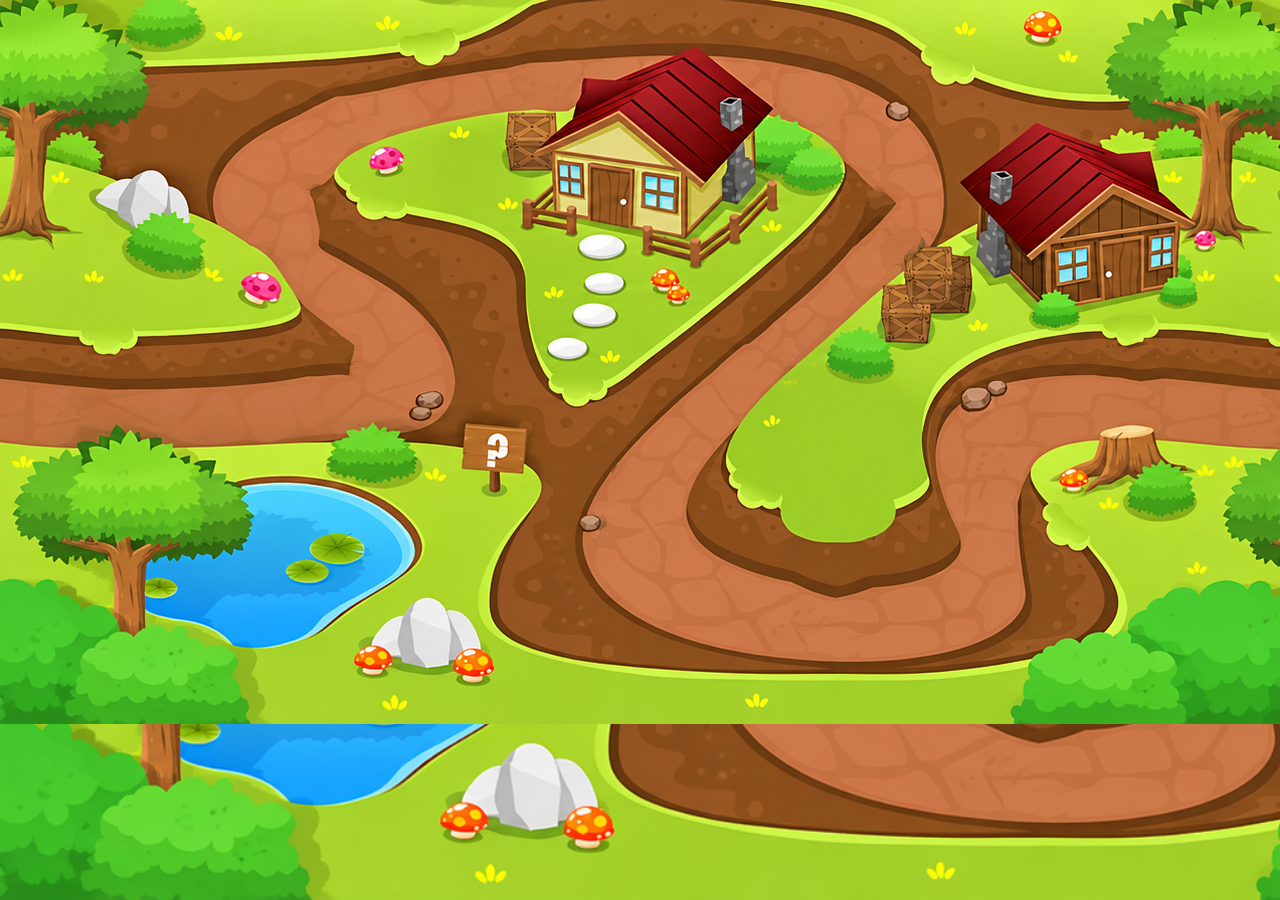
<file: Edutastic.Backend/index.html>
<!doctype html>
<html lang="nl">
<head>
  <meta charset="utf-8"><meta name="viewport" content="width=device-width, initial-scale=1">
  <title>Levelbord</title>
  <link rel="stylesheet" href="/Levelbord/styles.css">
</head>
<body>
  <main class="levelboard" aria-label="Levelbord">
    <img src="/Levelbord/assets/drawable/Level_board.png" alt="Levelbord">
  </main>
</body>
</html>
</file>
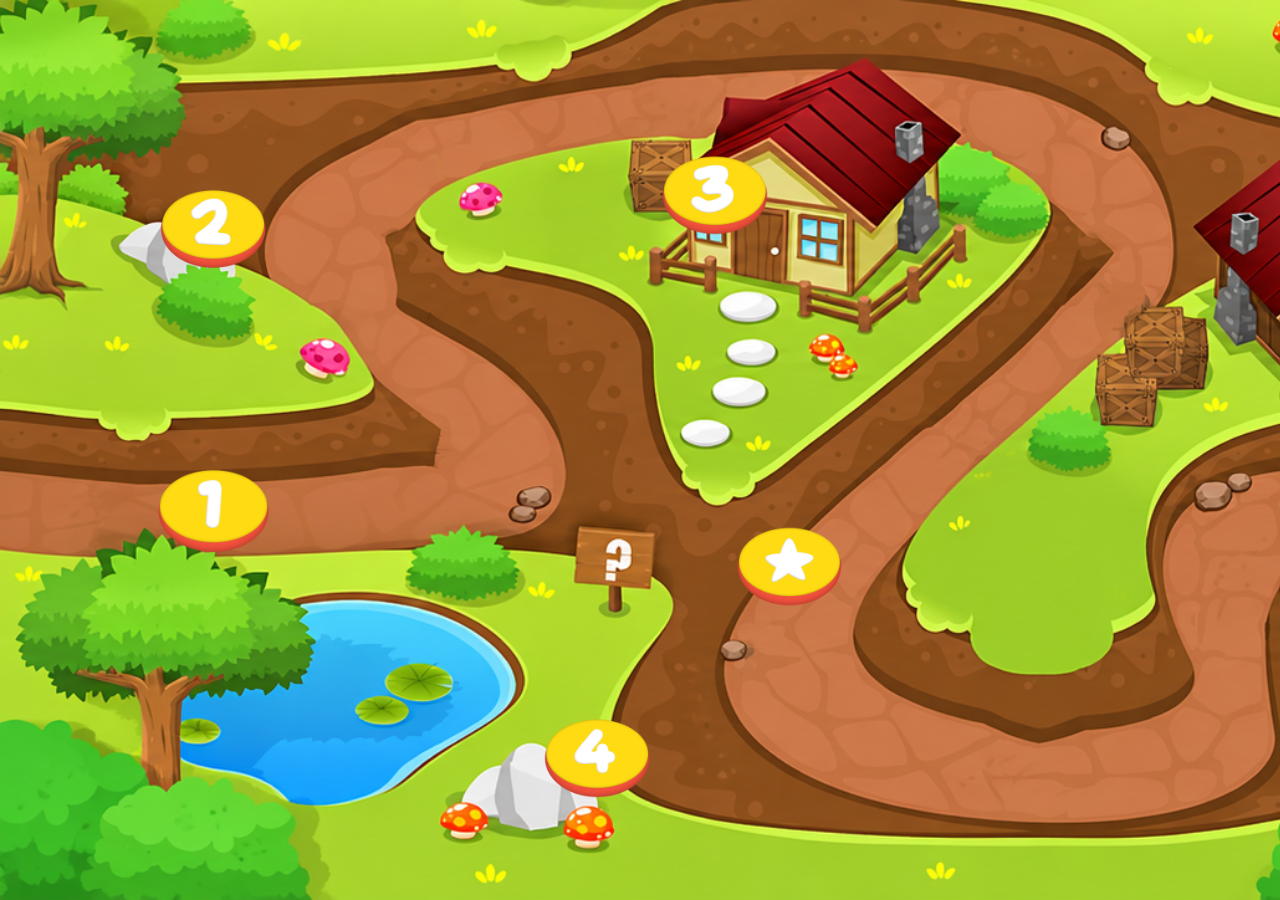
<file: Levelbord/index.html>
<!doctype html>
<html lang="nl">
<head>
  <meta charset="utf-8"><meta name="viewport" content="width=device-width, initial-scale=1">
  <title>Levelbord</title>
  <link rel="stylesheet" href="/Levelbord/styles.css">
  <script src="/Levelbord/level_buttons.js" defer></script>
</head>
<body>
  <main class="levelboard" aria-label="Levelbord">
    <div class="levelboard-container">
      <img src="assets/drawable/Level1-button.png" alt="Levelbutton" class="levelboard-image btn1" id="btn1">
      <img src="assets/drawable/Level2-button.png" alt="Levelbutton" class="levelboard-image btn2" id="btn2">
      <img src="assets/drawable/Level3-button.png" alt="Levelbutton" class="levelboard-image btn3" id="btn3">
      <img src="assets/drawable/Level4-button.png" alt="Levelbutton" class="levelboard-image btn4" id="btn4">
      <img src="assets/drawable/Level5-button.png" alt="Levelbutton" class="levelboard-image btn5" id="btn5">
    
    </div>
  </main>
</body>
</html>
</file>
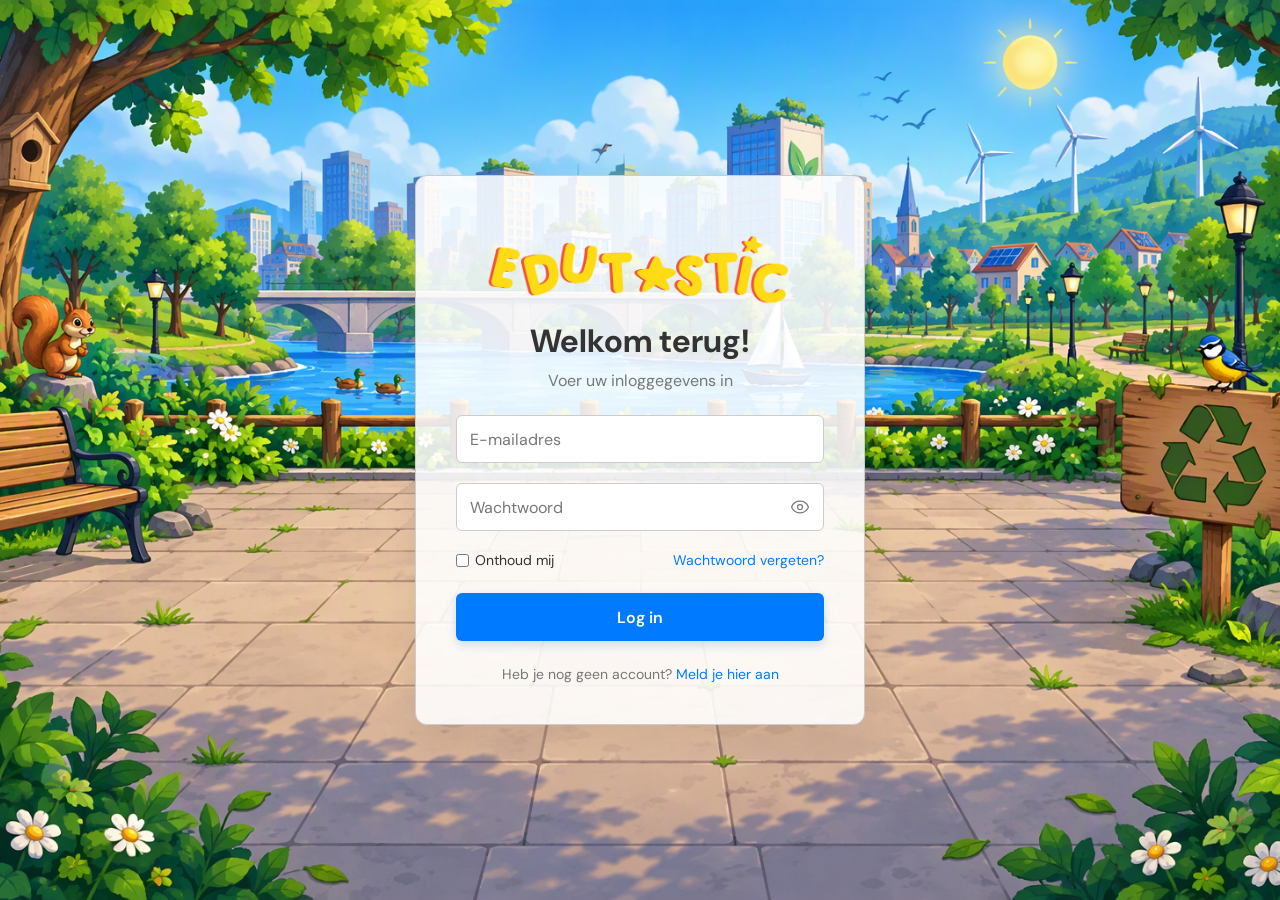
<file: login.html>
<!DOCTYPE html>
<html lang="nl">
<head>
    <meta charset="UTF-8">
    <meta name="viewport" content="width=device-width, initial-scale=1.0">
    <title>Edutastic Inlog</title>
    <link rel="stylesheet" href="login.css"> 
</head>
<body>
    <div class="login-container">
            <div class="form-header">
                <img class="brand-logo" src="Afbeeldingen/Edutastic%20LogoV2.webp" alt="Edutastic">
                <h1>Welkom terug!</h1>
                <p>Voer uw inloggegevens in</p>
            </div>
        <form class="form-box" id="login-form">
            <div class="input-group">
                <input type="email" id="email" class="input-field" placeholder=" " autocomplete="username" required>
                <label for="email" class="floating-label">E-mailadres</label>
            </div>
            <div class="input-group">
                <input type="password" id="password" class="input-field" placeholder=" " autocomplete="current-password" required>
                <label for="password" class="floating-label">Wachtwoord</label>
                <button type="button" class="eye-icon" id="toggle-password" aria-label="Wachtwoord tonen" aria-pressed="false">
                    <svg id="eye-visible" xmlns="http://www.w3.org/2000/svg" width="24" height="24" viewBox="0 0 24 24" fill="none" stroke="currentColor" stroke-width="1.5" stroke-linecap="round" stroke-linejoin="round" class="lucide lucide-eye preview-icon"><path d="M2.062 12.348a1 1 0 0 1 0-.696 10.75 10.75 0 0 1 19.876 0 1 1 0 0 1 0 .696 10.75 10.75 0 0 1-19.876 0"/><circle cx="12" cy="12" r="3"/></svg>
                    <svg id="eye-hidden" xmlns="http://www.w3.org/2000/svg" width="24" height="24" viewBox="0 0 24 24" fill="none" stroke="currentColor" stroke-width="1.5" stroke-linecap="round" stroke-linejoin="round" class="lucide lucide-eye-off preview-icon" hidden><path d="M10.733 5.076a10.744 10.744 0 0 1 11.205 6.575 1 1 0 0 1 0 .696 10.747 10.747 0 0 1-1.444 2.49"/><path d="M14.084 14.158a3 3 0 0 1-4.242-4.242"/><path d="M17.479 17.499a10.75 10.75 0 0 1-15.417-5.151 1 1 0 0 1 0-.696 10.75 10.75 0 0 1 4.446-5.143"/><path d="m2 2 20 20"/></svg>
                </button>
            </div>
            <div class="input-group checkbox-group">
                <div class="form-col">
                    <input type="checkbox" id="remember-me-checkbox" class="checkbox-field">
                    <label for="remember-me-checkbox">Onthoud mij</label>
                </div>
                <div class="form-col">
                    <a href="#" class="forgot-password-link">Wachtwoord vergeten?</a>
                </div>
            </div>
            <p class="login-message" id="login-message" role="status" aria-live="polite" hidden></p>
            <button type="submit" class="submit-button">Log in</button>
        </form>
            <p>Heb je nog geen account? <a href="#" class="signup-link">Meld je hier aan</a></p>
        </div>
    </div>
    <script>
        const passwordInput = document.getElementById('password');
        const togglePasswordButton = document.getElementById('toggle-password');
        const eyeVisible = document.getElementById('eye-visible');
        const eyeHidden = document.getElementById('eye-hidden');
        const loginForm = document.getElementById('login-form');
        const loginMessage = document.getElementById('login-message');
        const submitButton = loginForm.querySelector('.submit-button');
        const loginEndpoint = window.location.protocol === 'file:' || window.location.port === '5500'
            ? 'http://localhost:5138/login'
            : '/login';

        togglePasswordButton.addEventListener('click', () => {
            const isPasswordVisible = passwordInput.type === 'password';
            passwordInput.type = isPasswordVisible ? 'text' : 'password';
            eyeVisible.toggleAttribute('hidden', isPasswordVisible);
            eyeHidden.toggleAttribute('hidden', !isPasswordVisible);
            togglePasswordButton.setAttribute('aria-pressed', String(isPasswordVisible));
            togglePasswordButton.setAttribute(
                'aria-label',
                isPasswordVisible ? 'Wachtwoord verbergen' : 'Wachtwoord tonen'
            );
        });

        loginForm.addEventListener('submit', async (event) => {
            event.preventDefault();
            loginMessage.hidden = false;
            loginMessage.dataset.state = '';
            loginMessage.textContent = 'Bezig met inloggen...';
            submitButton.disabled = true;

            try {
                const response = await fetch(loginEndpoint, {
                    method: 'POST',
                    headers: { 'Content-Type': 'application/json' },
                    body: JSON.stringify({
                        email: document.getElementById('email').value.trim(),
                        password: passwordInput.value
                    })
                });

                if (response.ok) {
                    window.location.href = loginEndpoint.startsWith('/')
                        ? '/index'
                        : new URL('/index', loginEndpoint).href;
                } else if (response.status === 401) {
                    loginMessage.dataset.state = 'error';
                    loginMessage.textContent = 'E-mailadres of wachtwoord is onjuist.';
                } else {
                    loginMessage.dataset.state = 'error';
                    loginMessage.textContent = 'Inloggen is niet gelukt. Probeer het later opnieuw.';
                }
            } catch {
                loginMessage.dataset.state = 'error';
                loginMessage.textContent = 'Kan de server niet bereiken. Controleer of de backend draait.';
            } finally {
                submitButton.disabled = false;
            }
        });
    </script>
</body>
</html>
</file>
<file: Levelbord/styles.css>
* {
  box-sizing: border-box;
}

body {
  width: 100%;
  height: 100%;
  margin: 0;
  background: #172033;
  background-image: url('assets/drawable/Level_board.png');
  background-repeat: no-repeat;
  background-size: cover;
}

.levelboard {
  width: 100%;
  height: 100vh;
  overflow-x: auto;
  overflow-y: hidden;
  overscroll-behavior: contain;
  touch-action: pan-x;
  scrollbar-width: none;
  -ms-overflow-style: none;
}

.levelboard::-webkit-scrollbar {
  display: none;
}

.levelboard-image {
  display: block;
  width: 100%;             
  height: 100%;            
  max-width: 100%;          
  object-fit: contain;      
}

.levelboard-container {
  display: grid;
  grid-template-columns: repeat(12, 1fr);
  grid-template-rows: repeat(8, 1fr);
  height: 100%;
  width: 100%;              
}

.btn1 {
  grid-column: 2 / span 2;
  grid-row: 5 / span 1;
  width: 100%;              
  height: 100%;             
  object-fit: contain;      
  min-width: 0;             
  min-height: 0;            
}

.btn2 {
  transform: translate(-50%, 50%); 
  grid-column: 3 / span 1;
  grid-row: 2 / span 1;
  width: 100%;              
  height: 100%;             
  object-fit: contain;      
  min-width: 0;             
  min-height: 0;            
}

.btn3 {
  transform: translate(20%, 20%); 
  grid-column: 7 / span 1;
  grid-row: 2 / span 1;
  width: 100%;              
  height: 100%;             
  object-fit: contain;      
  min-width: 0;             
  min-height: 0;            
}

.btn4 {
  transform: translate(10%, 20%); 
  grid-column: 6 / span 1;
  grid-row: 7 / span 1;
  width: 100%;              
  height: 100%;             
  object-fit: contain;      
  min-width: 0;             
  min-height: 0;            
}

.btn5 {
  transform: translate(-10%, -50%);
  grid-column: 8 / span 1;
  grid-row: 6 / span 1;
  width: 100%;              
  height: 100%;             
  object-fit: contain;      
  min-width: 0;             
  min-height: 0;            
}
</file>
<file: login.css>
@import url("https://fonts.googleapis.com/css2?family=DM+Sans:ital,opsz,wght@0,9..40,400;0,9..40,500;0,9..40,600;0,9..40,700&display=swap");

:root {
    font-family: "DM Sans", sans-serif;
    --color-background: #f0f0f0;
    --color-text: #333333;
    --color-border: #cccccc;
    --color-placeholder: #777777;
    --color-primary: #007bff;
    --color-primary-hover: #0056b3;
    --color-floating-label: #5f6368;
    --color-white: #ffffff;
}

* {
    box-sizing: border-box;
    margin: 0;
    padding: 0;
    font-family: inherit;
}

body {
    display: flex;
    min-height: 100vh;
    align-items: center;
    justify-content: center;
    padding: 20px;
    background-color: var(--color-background);
    background-image: url("Afbeeldingen/Achtergrond%20Inlog.png");
    background-position: center;
    background-repeat: no-repeat;
    background-size: cover;
    color: var(--color-text);
}

.login-container {
    position: relative;
    width: 100%;
    max-width: 450px;
    height: 550px;
    padding: 48px 40px 36px;
    overflow: hidden;
    border: 1px solid var(--color-border);
    border-radius: 12px;
    background-color: rgba(255, 255, 255, 0.88);
    box-shadow: 0 12px 36px rgba(0, 0, 0, 0.08);
}

.form-header {
    position: relative;
    z-index: 1;
    margin-bottom: 24px;
    text-align: center;
}

.form-header p {
    color: var(--color-placeholder);
}

.brand-logo {
    display: block;
    width: min(100%, 650px);
    height: 100px;
    margin: 0 auto 0;
    object-fit: contain;
}

.form-header h1 {
    position: relative;
    top: -8px;
    margin-top: 4px;
    font-size: 32px;
}

.form-box {
    display: flex;
    flex-direction: column;
    gap: 20px;
    margin-top: 24px;
}

.input-group {
    position: relative;
    display: flex;
}

.input-field {
    width: 100%;
    height: 48px;
    padding: 8px 14px;
    border: 1px solid var(--color-border);
    border-radius: 6px;
    outline: none;
    background-color: var(--color-white);
    color: var(--color-text);
    font-size: 15px;
    transition: background-color 0.2s ease, border-color 0.2s ease, box-shadow 0.2s ease;
}

.input-field:focus {
    border-color: var(--color-primary);
    background-color: rgba(255, 255, 255, 0.88);
    box-shadow: 0 0 0 3px rgba(0, 123, 255, 0.12);
}

#password {
    padding-right: 44px;
}

.floating-label {
    position: absolute;
    top: 50%;
    left: 8px;
    padding: 0 6px;
    transform: translateY(-50%);
    background-color: var(--color-white);
    color: var(--color-placeholder);
    pointer-events: none;
    transition: top 0.2s ease, color 0.2s ease, font-size 0.2s ease;
}

.input-field:focus ~ .floating-label,
.input-field:not(:placeholder-shown) ~ .floating-label {
    top: 0;
    color: var(--color-primary);
    font-size: 12px;
}

.input-field:focus ~ .floating-label {
    background-color: rgba(255, 255, 255, 0.88);
}

.input-field:not(:focus):not(:placeholder-shown) ~ .floating-label {
    color: var(--color-floating-label);
}

.eye-icon {
    position: absolute;
    top: 50%;
    right: 14px;
    display: flex;
    padding: 0;
    border: 0;
    transform: translateY(-50%);
    background: transparent;
    color: var(--color-placeholder);
    cursor: pointer;
}

.eye-icon svg {
    width: 20px;
    height: 20px;
}

.eye-icon svg[hidden] {
    display: none;
}

.checkbox-group {
    display: flex;
    justify-content: space-between;
    gap: 10px;
    font-size: 14px;
}

.form-col {
    display: flex;
    align-items: center;
    gap: 6px;
}

.checkbox-field {
    accent-color: var(--color-primary);
}

.form-col label {
    cursor: pointer;
}

.forgot-password-link,
.signup-link {
    color: var(--color-primary);
    text-decoration: none;
}

.forgot-password-link:hover,
.signup-link:hover {
    color: var(--color-primary-hover);
    text-decoration: underline;
}

.login-message {
    font-size: 14px;
    text-align: center;
}

.login-message[data-state="error"] {
    color: #b42318;
}

.login-message[data-state="success"] {
    color: #18794e;
}

.submit-button {
    display: flex;
    width: 100%;
    min-height: 48px;
    align-items: center;
    justify-content: center;
    margin-top: 4px;
    padding: 0 16px;
    border: 0;
    border-radius: 6px;
    background-color: var(--color-primary);
    box-shadow: 0 4px 10px rgba(0, 123, 255, 0.2);
    color: var(--color-white);
    font-size: 16px;
    font-weight: 600;
    cursor: pointer;
    transition: background-color 0.2s ease, box-shadow 0.2s ease, transform 0.2s ease;
}

.submit-button:hover {
    transform: translateY(-2px);
    background-color: var(--color-primary-hover);
    box-shadow: 0 7px 16px rgba(0, 86, 179, 0.28);
}

.submit-button:active {
    transform: translateY(0);
    box-shadow: 0 2px 6px rgba(0, 86, 179, 0.2);
}

.submit-button:focus-visible,
.forgot-password-link:focus-visible,
.signup-link:focus-visible {
    outline: 3px solid rgba(0, 123, 255, 0.35);
    outline-offset: 3px;
}

.login-container > p {
    margin-top: 24px;
    color: var(--color-placeholder);
    font-size: 14px;
    text-align: center;
}

@media (max-width: 480px) {
    .login-container {
        padding: 40px 24px 30px;
    }

    .form-header h1 {
        font-size: 28px;
    }

    .checkbox-group {
        font-size: 12px;
    }
}

@media (prefers-reduced-motion: reduce) {
    .input-field,
    .floating-label,
    .submit-button {
        transition: none;
    }
}
</file>
